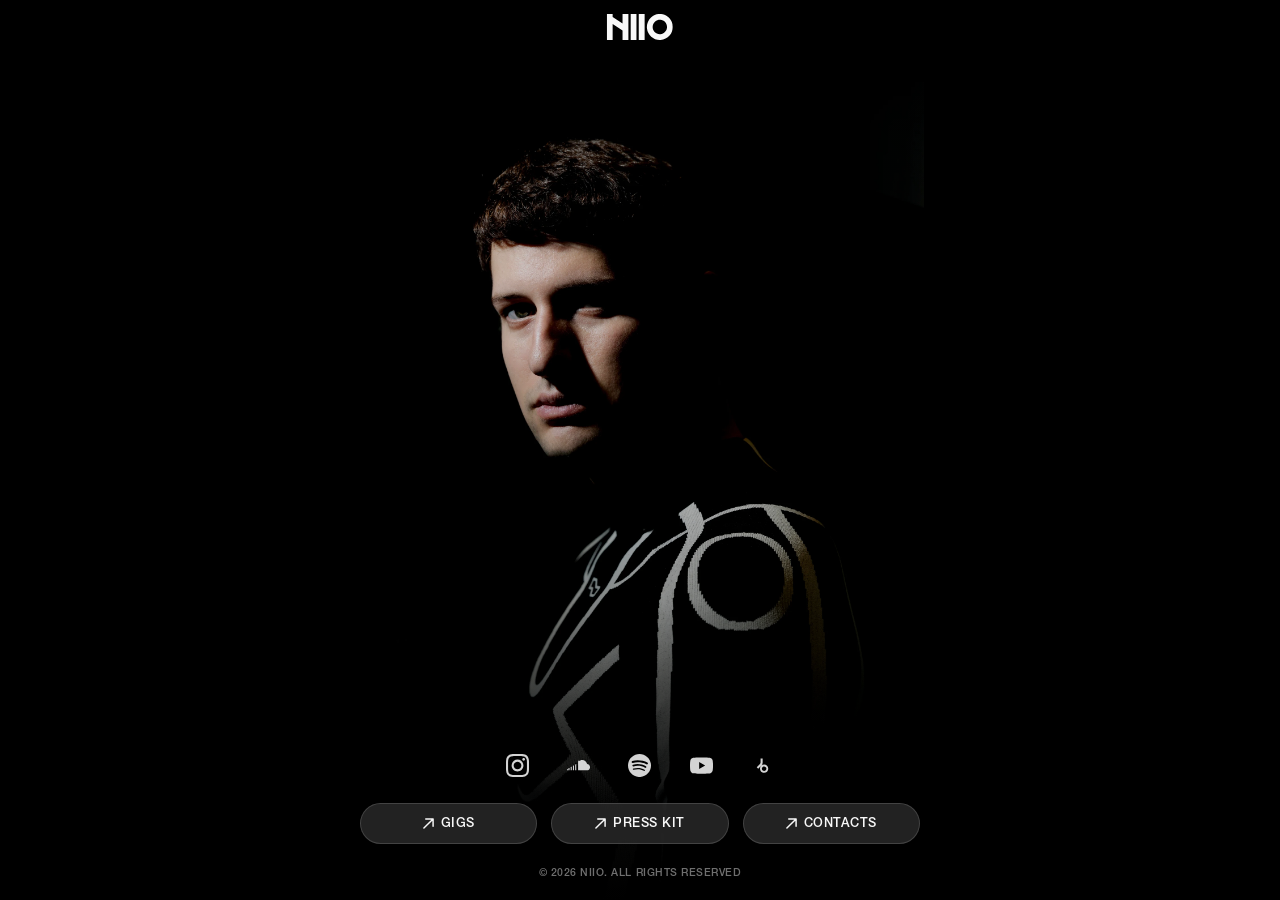
<file: index.html>
<!DOCTYPE html>
<html lang="en">
<head>
  <meta charset="UTF-8">
  <meta name="viewport" content="width=device-width, initial-scale=1.0, viewport-fit=cover">
  <title>NIIO — Official Website</title>
  <meta name="description" content="NIIO — DJ &amp; Music Producer based in Milan. Official gigs, releases, and bookings.">
  <meta property="og:title" content="NIIO — Official Website">
  <meta property="og:description" content="NIIO — DJ &amp; Music Producer based in Milan. Official gigs, releases, and bookings.">
  <meta property="og:image" content="https://virgitaramasco.github.io/niio/assets/preview.jpg?v=3">
  <meta property="og:image:secure_url" content="https://virgitaramasco.github.io/niio/assets/preview.jpg?v=3">
  <meta property="og:image:type" content="image/jpeg">
  <meta property="og:image:width" content="1200">
  <meta property="og:image:height" content="630">
  <meta property="og:type" content="website">
  <meta name="twitter:card" content="summary_large_image">
  <meta name="twitter:title" content="NIIO — Official Website">
  <meta name="twitter:description" content="NIIO — DJ &amp; Music Producer based in Milan. Official gigs, releases, and bookings.">
  <meta name="twitter:image" content="https://virgitaramasco.github.io/niio/assets/preview.jpg?v=3">
  <link rel="icon" type="image/svg+xml" href="./assets/favicon.svg?v=2">
  <link rel="icon" type="image/png" sizes="32x32" href="./assets/favicon-32x32.png?v=2">
  <link rel="icon" type="image/png" sizes="16x16" href="./assets/favicon-16x16.png?v=2">
  <link rel="apple-touch-icon" sizes="180x180" href="./assets/apple-touch-icon.png?v=2">
  <link rel="shortcut icon" href="./favicon.ico?v=2">

  <style>
    @font-face {
      font-family: 'Helvetica Neue Custom';
      src: url('./Helvetica-Neue-65-Medium.ttf') format('truetype');
      font-weight: 500 600;
      font-style: normal;
      font-display: swap;
    }

    :root {
      --bg: #000000;
      --text: #f8f8f8;
      --muted: rgba(248, 248, 248, 0.6);
      --pill-bg: rgba(68, 68, 68, 0.5);
      --pill-hover: rgba(255, 255, 255, 0.22);
      --border: rgba(255, 255, 255, 0.15);
      --pad: clamp(16px, 4vw, 48px);
    }

    * {
      box-sizing: border-box;
      margin: 0;
      padding: 0;
    }

    html, body {
      background: var(--bg);
      color: var(--text);
      font-family: 'Helvetica Neue Custom', -apple-system, BlinkMacSystemFont, "Segoe UI", Roboto, sans-serif;
      height: 100%;
      height: 100svh;
      width: 100%;
      overflow: hidden;
      -webkit-font-smoothing: antialiased;
      -moz-osx-font-smoothing: grayscale;
    }

    /* Main Fullscreen Landing Viewport */
    .landing {
      position: relative;
      width: 100%;
      height: 100%;
      height: 100svh;
      display: flex;
      flex-direction: column;
      justify-content: space-between;
      align-items: center;
      padding: 0 0 calc(clamp(14px, 2.2vh, 24px) + env(safe-area-inset-bottom));
      box-sizing: border-box;
      overflow: hidden;
    }

    /* Top Brand Header Bar (barretta nera dedicata, garantisce 0 sovrapposizioni sulla testa) */
    .landing-header {
      position: relative;
      z-index: 20;
      width: 100%;
      background: #000000;
      display: flex;
      flex-direction: column;
      align-items: center;
      justify-content: center;
      padding-top: max(env(safe-area-inset-top), 14px);
      padding-bottom: 12px;
      padding-left: var(--pad);
      padding-right: var(--pad);
      border: none !important;
      border-bottom: none !important;
      outline: none !important;
      box-shadow: none !important;
      box-sizing: border-box;
      flex-shrink: 0;
    }

    .logo-h {
      width: clamp(72px, 7vw, 90px);
      height: auto;
      max-height: clamp(22px, 3.2vh, 26px);
      fill: var(--text);
      display: block;
      filter: drop-shadow(0 2px 14px rgba(0, 0, 0, 0.95));
      transition: transform 0.2s ease, opacity 0.2s ease;
    }

    .logo-h:hover {
      transform: scale(1.03);
      opacity: 0.95;
    }

    /* Cinematic background photo occupying 100% vertical height below the header without horizontal stretch */
    .landing-bg {
      position: absolute;
      top: calc(var(--header-h, 57px) - 2px);
      left: 0;
      right: 0;
      bottom: 0;
      background-color: #000000;
      background-image: url('./assets/hero-bg.webp');
      background-position: center clamp(18px, 3.5vh, 36px);
      background-repeat: no-repeat;
      background-size: auto 100%;
      z-index: 1;
    }

    .landing-bg::after {
      content: "";
      position: absolute;
      inset: 0;
      background: 
        radial-gradient(circle at center 35%, rgba(0, 0, 0, 0.03) 15%, rgba(0, 0, 0, 0.45) 60%, #000000 100%),
        linear-gradient(to bottom, rgba(0, 0, 0, 0.3) 0%, rgba(0, 0, 0, 0.02) 20%, rgba(0, 0, 0, 0.15) 65%, rgba(0, 0, 0, 0.85) 90%, #000000 100%);
      pointer-events: none;
    }

    /* Foreground content layers in bottom area */
    .landing-bottom {
      position: relative;
      z-index: 10;
      width: 100%;
      display: flex;
      flex-direction: column;
      align-items: center;
      gap: clamp(14px, 2.2vh, 22px);
      padding-left: var(--pad);
      padding-right: var(--pad);
      margin-top: auto;
      box-sizing: border-box;
    }

    /* Social Links Grid */
    .socials {
      display: flex;
      align-items: center;
      justify-content: center;
      gap: clamp(16px, 2.5vw, 26px);
    }

    .social-link {
      display: inline-flex;
      align-items: center;
      justify-content: center;
      color: var(--text);
      opacity: 0.85;
      text-decoration: none;
      transition: opacity 0.2s ease, transform 0.2s ease;
      padding: 6px;
    }

    .social-link:hover {
      opacity: 1;
      transform: translateY(-2px);
    }

    .social-link svg {
      width: clamp(19px, 1.8vw, 24px);
      height: clamp(19px, 1.8vw, 24px);
      display: block;
      fill: currentColor;
    }

    /* Main Action Buttons (Gigs / Press Kit / Contacts) */
    .actions {
      display: flex;
      align-items: center;
      justify-content: center;
      gap: clamp(8px, 1.2vw, 14px);
      width: 100%;
      max-width: 560px;
    }

    .btn-action {
      flex: 1;
      display: inline-flex;
      align-items: center;
      justify-content: center;
      gap: 7px;
      padding: clamp(9px, 1.4vh, 13px) clamp(14px, 1.8vw, 24px);
      background: var(--pill-bg);
      backdrop-filter: blur(10px);
      -webkit-backdrop-filter: blur(10px);
      border: 1px solid var(--border);
      border-radius: 30px;
      color: var(--text);
      font-family: inherit;
      font-size: clamp(12px, 1vw, 14.5px);
      font-weight: 500;
      letter-spacing: 0.04em;
      text-transform: uppercase;
      text-decoration: none;
      cursor: pointer;
      transition: all 0.2s ease;
      white-space: nowrap;
      user-select: none;
    }

    .btn-action svg {
      width: 11px;
      height: 11px;
      display: block;
      stroke: currentColor;
      transition: transform 0.2s ease;
    }

    .btn-action:hover {
      background: var(--pill-hover);
      border-color: rgba(255, 255, 255, 0.35);
      color: #ffffff;
      transform: translateY(-1px);
    }

    .btn-action:hover svg {
      transform: translate(2px, -2px);
    }

    /* Footer Row */
    .landing-footer {
      width: 100%;
      max-width: 900px;
      display: flex;
      justify-content: center;
      align-items: center;
      font-size: clamp(10px, 0.85vw, 12px);
      color: var(--muted);
      letter-spacing: 0.02em;
      padding-top: 4px;
    }

    .landing-footer .copy {
      opacity: 0.75;
      text-transform: uppercase;
      font-size: 10.5px;
      letter-spacing: 0.05em;
    }

    /* Contacts Drawer Modal (Pawsa bookings drawer style) */
    .contacts-overlay {
      position: fixed;
      inset: 0;
      background: rgba(0, 0, 0, 0.85);
      backdrop-filter: blur(14px);
      -webkit-backdrop-filter: blur(14px);
      z-index: 100;
      display: flex;
      align-items: center;
      justify-content: center;
      padding: var(--pad);
      opacity: 0;
      pointer-events: none;
      transition: opacity 0.25s ease;
    }

    .contacts-overlay.active {
      opacity: 1;
      pointer-events: auto;
    }

    .contacts-card {
      position: relative;
      background: #000000;
      border: 1px solid var(--border);
      border-radius: 18px;
      width: 100%;
      max-width: 520px;
      padding: clamp(28px, 5vh, 44px) clamp(24px, 4vw, 40px);
      box-shadow: 0 20px 60px rgba(0, 0, 0, 0.9);
      transform: translateY(12px) scale(0.98);
      transition: transform 0.25s cubic-bezier(0.16, 1, 0.3, 1);
    }

    .contacts-overlay.active .contacts-card {
      transform: translateY(0) scale(1);
    }

    .contacts-header {
      display: flex;
      justify-content: space-between;
      align-items: center;
      border-bottom: 1px solid var(--border);
      padding-bottom: 18px;
      margin-bottom: 24px;
    }

    .contacts-title {
      font-size: clamp(20px, 2.5vw, 28px);
      font-weight: 500;
      letter-spacing: -0.02em;
      text-transform: uppercase;
    }

    .close-btn {
      background: rgba(255, 255, 255, 0.1);
      border: 1px solid var(--border);
      color: var(--text);
      width: 36px;
      height: 36px;
      border-radius: 50%;
      display: flex;
      align-items: center;
      justify-content: center;
      cursor: pointer;
      font-size: 16px;
      line-height: 1;
      transition: all 0.2s ease;
    }

    .close-btn:hover {
      background: rgba(255, 255, 255, 0.25);
      transform: scale(1.05);
    }

    .contacts-list {
      display: flex;
      flex-direction: column;
      gap: 20px;
    }

    .contact-row {
      display: flex;
      flex-direction: column;
      gap: 4px;
    }

    .contact-tag {
      font-size: 12px;
      text-transform: uppercase;
      letter-spacing: 0.08em;
      color: var(--muted);
      font-weight: 500;
    }

    .contact-email {
      font-size: clamp(17px, 2.2vw, 22px);
      font-weight: 500;
      color: var(--text);
      text-decoration: none;
      letter-spacing: -0.02em;
      display: inline-flex;
      align-items: center;
      gap: 8px;
      transition: color 0.15s ease;
      word-break: break-all;
    }

    .contact-email:hover {
      color: #ffffff;
      text-decoration: underline;
    }

    /* Mobile specific tweaks */
    @media (max-width: 600px) {
      .landing-bg {
        top: 0;
        background-image: url('./assets/hero-bg-mobile.webp');
        background-size: auto 108%;
        background-position: center top;
      }

      .logo-h {
        width: clamp(68px, 15vw, 84px);
        max-height: 24px;
      }

      .actions {
        flex-direction: column;
        width: 100%;
        max-width: 320px;
        gap: 10px;
      }

      .btn-action {
        width: 100%;
        padding: 12px 20px;
      }

      .landing-footer {
        flex-direction: column;
        gap: 6px;
        text-align: center;
      }
    }
  </style>
</head>
<body>

  <!-- SVG Symbols Definition (Official NIIO Vector Brand Logo) -->
  <svg xmlns="http://www.w3.org/2000/svg" style="display:none">
    <!-- Horizontal Logo Symbol (N, I, I, O) -->
    <symbol id="h" viewBox="0 0 574.14 226.1">
      <polygon points="188.01 225.74 137.03 225.99 137.02 142.48 51.03 86.85 50.97 226.1 .01 225.93 0 .32 50.85 .07 51.11 26.87 136.92 82.31 137.12 .03 188.01 .03 188.01 225.74"/>
      <path d="M468.45,225.58c-59.24,4.14-112.16-39.9-119.01-99.81-4.25-37.2,9.56-71.94,37.32-97.03,17.83-16.12,40.16-25.4,64.22-27.97l20.81.03c41.81,3.93,77.14,30.82,92.88,67.15,17.77,41.03,9.97,87.23-18.76,119.64-20.21,22.79-47.11,35.87-77.46,37.99ZM413.91,153.51c13.57,15.68,31.82,22.95,52.27,21.62,32.81-2.14,58.02-30.05,57.72-62.57-.29-32.02-25.2-59.48-57.72-61.52-17.18-1.08-32.72,3.79-45.41,14.7-26.01,22.37-29.61,61.49-6.86,87.77Z"/>
      <polygon points="329.03 225.86 278 226.09 278.01 .12 328.97 0 329.03 225.86"/>
      <polygon points="258.01 225.96 208 226.06 208 .03 258.01 .03 258.01 225.96"/>
    </symbol>

    <!-- Vertical Logo Symbol (O, I, I, N top-to-bottom) -->
    <symbol id="o" viewBox="0 0 226.1 574.14">
      <g transform="translate(0 574.14) rotate(-90)">
        <polygon points="188.01 225.74 137.03 225.99 137.02 142.48 51.03 86.85 50.97 226.1 .01 225.93 0 .32 50.85 .07 51.11 26.87 136.92 82.31 137.12 .03 188.01 .03 188.01 225.74"/>
        <path d="M468.45,225.58c-59.24,4.14-112.16-39.9-119.01-99.81-4.25-37.2,9.56-71.94,37.32-97.03,17.83-16.12,40.16-25.4,64.22-27.97l20.81.03c41.81,3.93,77.14,30.82,92.88,67.15,17.77,41.03,9.97,87.23-18.76,119.64-20.21,22.79-47.11,35.87-77.46,37.99ZM413.91,153.51c13.57,15.68,31.82,22.95,52.27,21.62,32.81-2.14,58.02-30.05,57.72-62.57-.29-32.02-25.2-59.48-57.72-61.52-17.18-1.08-32.72,3.79-45.41,14.7-26.01,22.37-29.61,61.49-6.86,87.77Z"/>
        <polygon points="329.03 225.86 278 226.09 278.01 .12 328.97 0 329.03 225.86"/>
        <polygon points="258.01 225.96 208 226.06 208 .03 258.01 .03 258.01 225.96"/>
      </g>
    </symbol>
  </svg>

  <main class="landing">
    <!-- Atmospheric Background Image (occupies vertical height, does not fill horizontally) -->
    <div class="landing-bg" aria-hidden="true"></div>

    <!-- Header with NIIO Brand Logo (posizionato in alto nello spazio nero, compatto e non sopra l'immagine) -->
    <header class="landing-header">
      <svg class="logo-h" viewBox="0 0 574.14 226.1" role="img" aria-label="NIIO Logo">
        <use href="#h"/>
      </svg>
    </header>

    <!-- Bottom Interactive Controls -->
    <section class="landing-bottom">
      <!-- Social Media Links -->
      <nav class="socials" aria-label="Social media">
        <!-- Instagram -->
        <a class="social-link" href="https://www.instagram.com/niio_ofc?stkn=aWNjYjd6dDR3Ym1q&utm_source=qr" target="_blank" rel="noopener noreferrer" title="Instagram">
          <svg viewBox="0 0 24 24" role="img" aria-label="Instagram">
            <path d="M12 2.163c3.204 0 3.584.012 4.85.07 3.252.148 4.771 1.691 4.919 4.919.058 1.265.069 1.645.069 4.849 0 3.205-.012 3.584-.069 4.849-.149 3.225-1.664 4.771-4.919 4.919-1.266.058-1.644.07-4.85.07-3.204 0-3.584-.012-4.849-.07-3.26-.149-4.771-1.699-4.919-4.92-.058-1.265-.07-1.644-.07-4.849 0-3.204.013-3.583.07-4.849.149-3.227 1.664-4.771 4.919-4.919 1.266-.057 1.645-.069 4.849-.069zm0-2.163c-3.259 0-3.667.014-4.947.072-4.358.2-6.78 2.618-6.98 6.98-.059 1.281-.073 1.689-.073 4.948 0 3.259.014 3.668.072 4.948.2 4.358 2.618 6.78 6.98 6.98 1.281.058 1.689.072 4.948.072 3.259 0 3.668-.014 4.948-.072 4.354-.2 6.782-2.618 6.979-6.98.059-1.28.073-1.689.073-4.948 0-3.259-.014-3.667-.072-4.947-.196-4.354-2.617-6.78-6.979-6.98-1.281-.059-1.69-.073-4.949-.073zm0 5.838c-3.403 0-6.162 2.759-6.162 6.162s2.759 6.163 6.162 6.163 6.162-2.759 6.162-6.163c0-3.403-2.759-6.162-6.162-6.162zm0 10.162c-2.209 0-4-1.79-4-4 0-2.209 1.791-4 4-4s4 1.791 4 4c0 2.21-1.791 4-4 4zm6.406-11.845c-.796 0-1.441.645-1.441 1.44s.645 1.44 1.441 1.44c.795 0 1.439-.645 1.439-1.44s-.644-1.44-1.439-1.44z"/>
          </svg>
        </a>

        <!-- SoundCloud -->
        <a class="social-link" href="https://on.soundcloud.com/PMtND7cYWfORM39HQS" target="_blank" rel="noopener noreferrer" title="SoundCloud">
          <svg viewBox="0 0 24 24" role="img" aria-label="SoundCloud">
            <path d="M11.56 8.87V17h9.19c1.8 0 3.25-1.46 3.25-3.25 0-1.76-1.38-3.19-3.13-3.25-.33-2.45-2.43-4.35-4.97-4.35-1.39 0-2.67.57-3.59 1.49-.3-.5-.48-1.07-.75-1.77zm-1.88 1.41V17H8.5V11.2c.4-.3.79-.6 1.18-.92zm-2.35 1.47V17H6.15v-4.5c.39-.24.78-.5 1.18-.75zm-2.35 1.05V17H3.8v-3.42c.4-.15.79-.32 1.18-.51zm-2.35 1.05V17H1.45v-2.18c.4-.04.79-.1 1.18-.17zm-1.45.6V17H0v-1.1c.39.02.77.03 1.18.05z"/>
          </svg>
        </a>

        <!-- Spotify -->
        <a class="social-link" href="https://open.spotify.com/artist/5abI9YJ9DiEwynZQXOThxg?si=rlxTHYZyQ2us2IaL9kYCGQ&utm_source=copy-link" target="_blank" rel="noopener noreferrer" title="Spotify">
          <svg viewBox="0 0 24 24" role="img" aria-label="Spotify">
            <path d="M12 0C5.373 0 0 5.373 0 12s5.373 12 12 12 12-5.373 12-12S18.627 0 12 0zm5.521 17.34c-.24.359-.66.48-1.021.24-2.82-1.74-6.36-2.101-10.561-1.141-.418.122-.779-.179-.899-.539-.12-.421.18-.78.54-.9 4.56-1.021 8.52-.6 11.64 1.32.42.18.48.66.301 1.02zm1.44-3.3c-.301.42-.841.6-1.262.3-3.239-1.98-8.159-2.58-11.939-1.38-.479.12-1.02-.12-1.14-.6-.12-.48.12-1.021.6-1.141C9.6 9.9 15 10.561 18.72 12.84c.361.181.54.78.241 1.2zm.12-3.36C15.24 8.4 8.82 8.16 5.16 9.301c-.6.179-1.2-.181-1.38-.721-.18-.601.18-1.2.72-1.381 4.26-1.26 11.28-1.02 15.721 1.621.539.3.719 1.02.419 1.56-.299.421-1.02.599-1.559.3z"/>
          </svg>
        </a>

        <!-- YouTube -->
        <a class="social-link" href="https://youtube.com/@niio_ofc?si=_rtDuosgiNV3RCqA" target="_blank" rel="noopener noreferrer" title="YouTube">
          <svg viewBox="0 0 24 24" role="img" aria-label="YouTube">
            <path d="M23.498 6.186a3.016 3.016 0 0 0-2.122-2.136C19.505 3.545 12 3.545 12 3.545s-7.505 0-9.377.505A3.017 3.017 0 0 0 .502 6.186C0 8.07 0 12 0 12s0 3.93.502 5.814a3.016 3.016 0 0 0 2.122 2.136c1.871.505 9.376.505 9.376.505s7.505 0 9.377-.505a3.015 3.015 0 0 0 2.122-2.136C24 15.93 24 12 24 12s0-3.93-.502-5.814zM9.545 15.568V8.432L15.818 12l-6.273 3.568z"/>
          </svg>
        </a>

        <!-- Beatport -->
        <a class="social-link" href="https://www.beatport.com/artist/niio/1104947" target="_blank" rel="noopener noreferrer" title="Beatport">
          <svg viewBox="0 0 1036 1200" role="img" aria-label="Beatport">
            <path d="M817.7,763.3c0,120-95.8,217-217,217c-120,0-215.8-94.6-215.8-217c0-57.6,21.8-108.5,56.4-146.7L294.6,763.3l-77-77 l165.5-163.7c22.4-22.4,33.9-51.5,33.9-83.6V233.6h108.5V439c0,63-22.4,116.4-66.1,160l-4.9,4.8c38.2-35.2,90.3-56.4,146.1-56.4 C723.8,547.5,817.7,645.1,817.7,763.3z M719.5,763.3c0-64.3-53.3-116.4-118.8-116.4c-66.1,0-117.6,54.6-117.6,116.4 c0,63.6,52.1,117.6,117.6,117.6C668.6,880.9,719.5,825.8,719.5,763.3z"/>
          </svg>
        </a>
      </nav>

      <!-- Main Action Buttons -->
      <div class="actions">
        <!-- Gigs Button -->
        <a class="btn-action" href="gigs.html" title="Upcoming Gigs">
          <svg viewBox="0 0 12 12" fill="none" xmlns="http://www.w3.org/2000/svg">
            <path d="M1 11L11 1M11 1H3M11 1V9" stroke-width="1.6" stroke-linecap="round" stroke-linejoin="round"/>
          </svg>
          <span>Gigs</span>
        </a>

        <!-- Press Kit Button -->
        <a class="btn-action" href="./assets/NIIO-PRESSKIT.pdf" target="_blank" rel="noopener noreferrer" title="Press Kit &amp; Biography">
          <svg viewBox="0 0 12 12" fill="none" xmlns="http://www.w3.org/2000/svg">
            <path d="M1 11L11 1M11 1H3M11 1V9" stroke-width="1.6" stroke-linecap="round" stroke-linejoin="round"/>
          </svg>
          <span>Press Kit</span>
        </a>

        <!-- Contacts Button (Opens Contacts Drawer/Modal) -->
        <button class="btn-action" id="open-contacts-btn" type="button" aria-haspopup="dialog" aria-expanded="false" title="Contact and Booking Details">
          <svg viewBox="0 0 12 12" fill="none" xmlns="http://www.w3.org/2000/svg">
            <path d="M1 11L11 1M11 1H3M11 1V9" stroke-width="1.6" stroke-linecap="round" stroke-linejoin="round"/>
          </svg>
          <span>Contacts</span>
        </button>
      </div>

      <!-- Bottom Copyright -->
      <footer class="landing-footer">
        <span class="copy">&copy; <span id="year">2026</span> NIIO. ALL RIGHTS RESERVED</span>
      </footer>
    </section>
  </main>

  <!-- Contacts Modal / Overlay (Pawsa Bookings Drawer Style) -->
  <div class="contacts-overlay" id="contacts-modal" role="dialog" aria-modal="true" aria-labelledby="contacts-title" aria-hidden="true">
    <div class="contacts-card">
      <div class="contacts-header">
        <h2 class="contacts-title" id="contacts-title">Contacts</h2>
        <button class="close-btn" id="close-contacts-btn" type="button" aria-label="Close contacts">✕</button>
      </div>

      <div class="contacts-list">
        <div class="contact-row">
          <span class="contact-tag">Promos</span>
          <a class="contact-email" href="mailto:niiooofc@gmail.com">niiooofc@gmail.com</a>
        </div>

        <div class="contact-row">
          <span class="contact-tag">Bookings</span>
          <a class="contact-email" href="mailto:bookings@niioofc.com">bookings@niioofc.com</a>
        </div>
      </div>
    </div>
  </div>

  <script>
    (function() {
      // Dynamic year
      document.getElementById('year').textContent = new Date().getFullYear();

      // Modal handling
      var openBtn = document.getElementById('open-contacts-btn');
      var closeBtn = document.getElementById('close-contacts-btn');
      var modal = document.getElementById('contacts-modal');

      function openModal() {
        modal.classList.add('active');
        modal.setAttribute('aria-hidden', 'false');
        openBtn.setAttribute('aria-expanded', 'true');
        closeBtn.focus();
      }

      function closeModal() {
        modal.classList.remove('active');
        modal.setAttribute('aria-hidden', 'true');
        openBtn.setAttribute('aria-expanded', 'false');
        openBtn.focus();
      }

      openBtn.addEventListener('click', openModal);
      closeBtn.addEventListener('click', closeModal);

      // Close on backdrop click
      modal.addEventListener('click', function(e) {
        if (e.target === modal) {
          closeModal();
        }
      });

      // Close on Escape key
      document.addEventListener('keydown', function(e) {
        if (e.key === 'Escape' && modal.classList.contains('active')) {
          closeModal();
        }
      });
      // Dynamic header height measurement for pixel-perfect background placement
      function updateHeaderHeight() {
        var header = document.querySelector('.landing-header');
        if (header) {
          document.documentElement.style.setProperty('--header-h', header.offsetHeight + 'px');
        }
      }
      window.addEventListener('resize', updateHeaderHeight);
      window.addEventListener('orientationchange', updateHeaderHeight);
      updateHeaderHeight();
    })();
  </script>
</body>
</html>
</file>
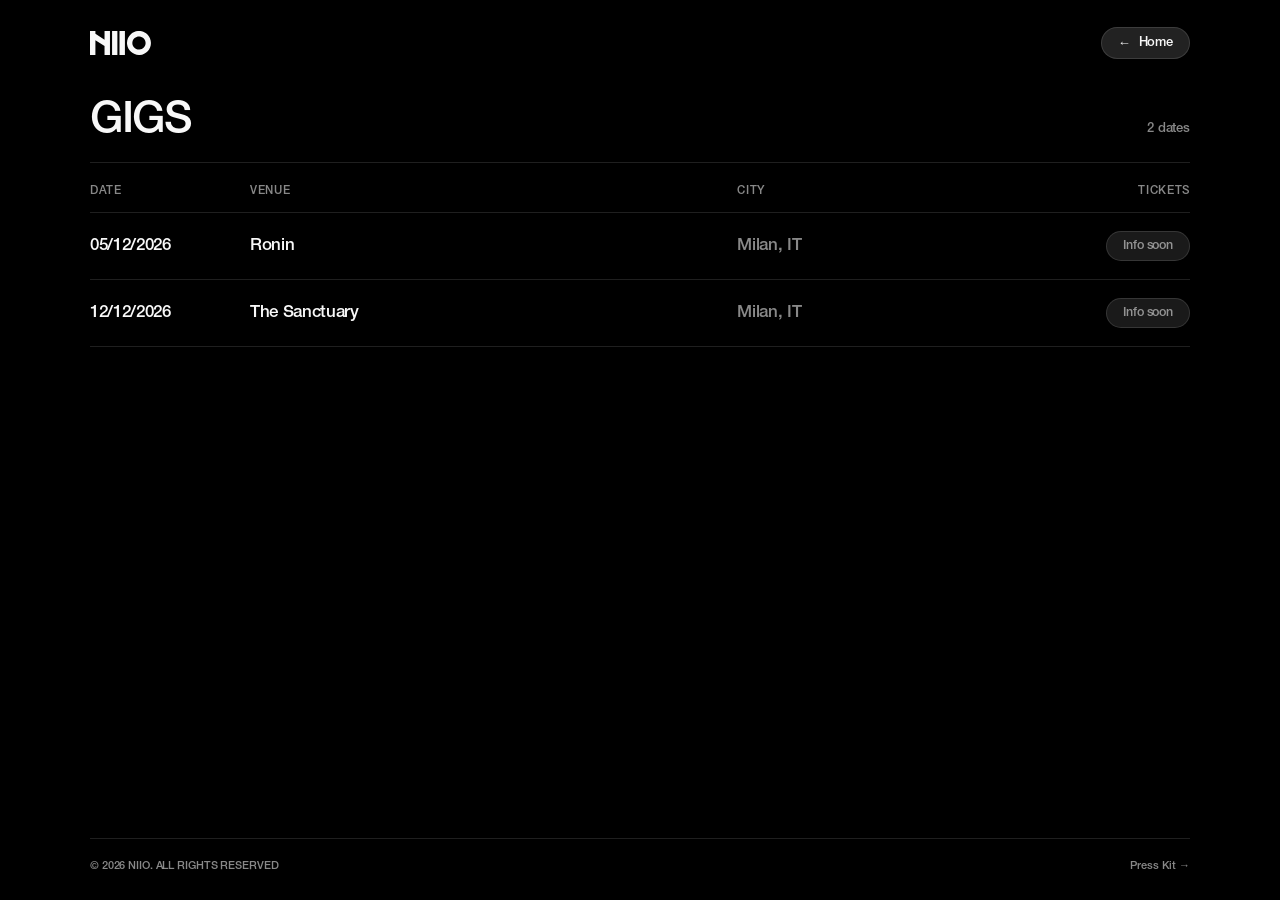
<file: gigs.html>
<!DOCTYPE html>
<html lang="en">
<head>
  <meta charset="UTF-8">
  <meta name="viewport" content="width=device-width, initial-scale=1.0, viewport-fit=cover">
  <title>GIGS — NIIO</title>
  <meta name="description" content="NIIO — DJ &amp; Music Producer based in Milan. Official gigs, releases, and bookings.">
  <meta property="og:title" content="GIGS — NIIO">
  <meta property="og:description" content="NIIO — DJ &amp; Music Producer based in Milan. Official gigs, releases, and bookings.">
  <meta property="og:image" content="https://virgitaramasco.github.io/niio/assets/preview.jpg?v=3">
  <meta property="og:type" content="website">
  <meta name="twitter:card" content="summary_large_image">
  <meta name="twitter:image" content="https://virgitaramasco.github.io/niio/assets/preview.jpg?v=3">
  <link rel="icon" type="image/svg+xml" href="./assets/favicon.svg?v=2">
  <link rel="icon" type="image/png" sizes="32x32" href="./assets/favicon-32x32.png?v=2">
  <link rel="icon" type="image/png" sizes="16x16" href="./assets/favicon-16x16.png?v=2">
  <link rel="apple-touch-icon" sizes="180x180" href="./assets/apple-touch-icon.png?v=2">
  <link rel="shortcut icon" href="./favicon.ico?v=2">
  <style>
    @font-face {
      font-family: 'Helvetica Neue Custom';
      src: url('./Helvetica-Neue-65-Medium.ttf') format('truetype');
      font-weight: 500 600;
      font-style: normal;
      font-display: swap;
    }

    :root {
      --bg: #000000;
      --text: #f8f8f8;
      --muted: rgba(248, 248, 248, 0.55);
      --border: rgba(255, 255, 255, 0.12);
      --hover-bg: rgba(255, 255, 255, 0.06);
      --pill-bg: rgba(68, 68, 68, 0.5);
      --pad: clamp(18px, 4vw, 48px);
    }

    * {
      box-sizing: border-box;
      margin: 0;
      padding: 0;
    }

    html, body {
      background: var(--bg);
      color: var(--text);
      font-family: 'Helvetica Neue Custom', -apple-system, BlinkMacSystemFont, "Segoe UI", Roboto, sans-serif;
      min-height: 100vh;
      min-height: 100svh;
      -webkit-font-smoothing: antialiased;
      -moz-osx-font-smoothing: grayscale;
    }

    body {
      display: flex;
      flex-direction: column;
      justify-content: space-between;
      padding: clamp(20px, 3vh, 36px) var(--pad) clamp(20px, 3vh, 32px);
    }

    /* Top Bar */
    header {
      display: flex;
      justify-content: space-between;
      align-items: center;
      width: 100%;
      max-width: 1100px;
      margin: 0 auto 36px;
    }

    .brand-link {
      display: inline-flex;
      align-items: center;
      text-decoration: none;
      color: var(--text);
      transition: opacity 0.2s;
    }

    .brand-link:hover {
      opacity: 0.7;
    }

    .logo-h {
      height: 24px;
      width: auto;
      fill: currentColor;
      display: block;
    }

    .back-btn {
      display: inline-flex;
      align-items: center;
      gap: 8px;
      text-decoration: none;
      color: var(--text);
      font-size: 13px;
      font-weight: 500;
      letter-spacing: -0.01em;
      padding: 7px 16px;
      border-radius: 20px;
      background: var(--pill-bg);
      backdrop-filter: blur(8px);
      -webkit-backdrop-filter: blur(8px);
      border: 1px solid var(--border);
      transition: all 0.2s ease;
    }

    .back-btn:hover {
      background: rgba(255, 255, 255, 0.2);
      border-color: rgba(255, 255, 255, 0.3);
    }

    /* Main Container */
    main {
      width: 100%;
      max-width: 1100px;
      margin: 0 auto;
      flex: 1;
    }

    .title-row {
      display: flex;
      align-items: baseline;
      justify-content: space-between;
      border-bottom: 1px solid var(--border);
      padding-bottom: 16px;
      margin-bottom: 8px;
    }

    h1 {
      font-size: clamp(28px, 4vw, 44px);
      font-weight: 500;
      letter-spacing: -0.03em;
      text-transform: uppercase;
    }

    .gig-count {
      font-size: 13px;
      color: var(--muted);
      letter-spacing: -0.01em;
    }

    /* Table Styles */
    .gigs-table {
      width: 100%;
      border-collapse: collapse;
      margin-top: 8px;
    }

    .gigs-table thead th {
      text-align: left;
      font-size: 11.5px;
      font-weight: 500;
      letter-spacing: 0.06em;
      text-transform: uppercase;
      color: var(--muted);
      padding: 14px 16px 14px 0;
      border-bottom: 1px solid var(--border);
    }

    .gigs-table thead th.th-tickets {
      text-align: right;
      padding-right: 0;
    }

    .gig-row {
      border-bottom: 1px solid var(--border);
      transition: background-color 0.15s ease;
    }

    .gig-row:hover {
      background-color: var(--hover-bg);
    }

    .gig-cell {
      padding: 18px 16px 18px 0;
      font-size: clamp(14px, 1.35vw, 17px);
      letter-spacing: -0.02em;
      vertical-align: middle;
    }

    .gig-date {
      font-weight: 600;
      white-space: nowrap;
      width: 160px;
    }

    .gig-venue {
      font-weight: 500;
    }

    .gig-city {
      color: var(--muted);
      font-weight: 400;
    }

    .gig-actions {
      text-align: right;
      padding-right: 0;
      white-space: nowrap;
      width: 140px;
    }

    .ticket-btn {
      display: inline-flex;
      align-items: center;
      justify-content: center;
      gap: 6px;
      background: var(--text);
      color: #000;
      text-decoration: none;
      font-size: 12.5px;
      font-weight: 600;
      letter-spacing: -0.01em;
      padding: 7px 16px;
      border-radius: 20px;
      transition: all 0.2s ease;
    }

    .ticket-btn:hover {
      background: #ffffff;
      transform: translateY(-1px);
    }

    .ticket-btn.disabled {
      background: rgba(255, 255, 255, 0.1);
      color: var(--muted);
      pointer-events: none;
      border: 1px solid var(--border);
    }

    .ticket-btn.sold-out {
      background: transparent;
      color: #ff5555;
      border: 1px solid rgba(255, 85, 85, 0.4);
      pointer-events: none;
    }

    /* Empty state */
    .empty-state {
      padding: 64px 0;
      text-align: center;
      color: var(--muted);
      font-size: 16px;
      letter-spacing: -0.02em;
    }

    /* Footer */
    footer {
      width: 100%;
      max-width: 1100px;
      margin: 48px auto 0;
      padding-top: 20px;
      border-top: 1px solid var(--border);
      display: flex;
      justify-content: space-between;
      align-items: center;
      font-size: 11px;
      color: var(--muted);
      letter-spacing: -0.01em;
    }

    footer a {
      color: var(--muted);
      text-decoration: none;
      transition: color 0.2s;
    }

    footer a:hover {
      color: var(--text);
    }

    /* Mobile Responsive */
    @media (max-width: 680px) {
      .gigs-table thead {
        display: none;
      }

      .gigs-table, .gigs-table tbody, .gig-row {
        display: block;
        width: 100%;
      }

      .gig-row {
        padding: 16px 0;
      }

      .gig-cell {
        display: block;
        padding: 4px 0;
        width: 100%;
      }

      .gig-date {
        font-size: 13px;
        color: var(--muted);
        text-transform: uppercase;
        letter-spacing: 0.04em;
        margin-bottom: 2px;
      }

      .gig-venue {
        font-size: 17px;
        font-weight: 600;
        margin-bottom: 2px;
      }

      .gig-city {
        font-size: 14px;
        margin-bottom: 12px;
      }

      .gig-actions {
        text-align: left;
        padding-top: 4px;
        width: 100%;
      }

      .ticket-btn {
        width: 100%;
        padding: 9px 0;
      }

      footer {
        flex-direction: column;
        gap: 8px;
        text-align: center;
      }
    }
  </style>
</head>
<body>

  <!-- SVG Symbols Definition (Official NIIO Vector Brand Logo) -->
  <svg xmlns="http://www.w3.org/2000/svg" style="display:none">
    <symbol id="h" viewBox="0 0 574.14 226.1">
      <polygon points="188.01 225.74 137.03 225.99 137.02 142.48 51.03 86.85 50.97 226.1 .01 225.93 0 .32 50.85 .07 51.11 26.87 136.92 82.31 137.12 .03 188.01 .03 188.01 225.74"/>
      <path d="M468.45,225.58c-59.24,4.14-112.16-39.9-119.01-99.81-4.25-37.2,9.56-71.94,37.32-97.03,17.83-16.12,40.16-25.4,64.22-27.97l20.81.03c41.81,3.93,77.14,30.82,92.88,67.15,17.77,41.03,9.97,87.23-18.76,119.64-20.21,22.79-47.11,35.87-77.46,37.99ZM413.91,153.51c13.57,15.68,31.82,22.95,52.27,21.62,32.81-2.14,58.02-30.05,57.72-62.57-.29-32.02-25.2-59.48-57.72-61.52-17.18-1.08-32.72,3.79-45.41,14.7-26.01,22.37-29.61,61.49-6.86,87.77Z"/>
      <polygon points="329.03 225.86 278 226.09 278.01 .12 328.97 0 329.03 225.86"/>
      <polygon points="258.01 225.96 208 226.06 208 .03 258.01 .03 258.01 225.96"/>
    </symbol>
  </svg>

  <header>
    <a href="index.html" class="brand-link" title="NIIO — Home">
      <svg class="logo-h" viewBox="0 0 574.14 226.1" role="img" aria-label="NIIO Logo">
        <use href="#h"/>
      </svg>
    </a>
    <a href="index.html" class="back-btn" title="Return to Home">
      <span>←</span>
      <span>Home</span>
    </a>
  </header>

  <main>
    <div class="title-row">
      <h1>Gigs</h1>
      <span class="gig-count" id="gig-count">Upcoming Dates</span>
    </div>

    <table class="gigs-table" id="gigs-table" aria-label="NIIO Upcoming Gigs">
      <thead>
        <tr>
          <th>Date</th>
          <th>Venue</th>
          <th>City</th>
          <th class="th-tickets">Tickets</th>
        </tr>
      </thead>
      <tbody id="gigs-body">
        <!-- Rendered dynamically from gigs-data.js -->
      </tbody>
    </table>

    <div class="empty-state" id="empty-state" style="display: none;">
      No upcoming tour dates announced yet.<br>Check back soon or follow on <a href="https://www.instagram.com/niio_ofc/" target="_blank" rel="noopener noreferrer" style="color: var(--text); text-decoration: underline;">Instagram</a> for announcements.
    </div>
  </main>

  <footer>
    <span>&copy; <span id="year">2026</span> NIIO. ALL RIGHTS RESERVED</span>
    <a href="./assets/NIIO-PRESSKIT.pdf" target="_blank" rel="noopener noreferrer">Press Kit &rarr;</a>
  </footer>

  <!-- Load editable dates list -->
  <script src="gigs-data.js"></script>
  <script>
    (function() {
      // Dynamic year
      document.getElementById('year').textContent = new Date().getFullYear();

      function isPastDate(dateStr) {
        if (!dateStr) return false;
        var parts = dateStr.split('/');
        if (parts.length === 3) {
          var day = parseInt(parts[0], 10);
          var month = parseInt(parts[1], 10) - 1;
          var year = parseInt(parts[2], 10);
          var eventEnd = new Date(year, month, day, 23, 59, 59);
          return eventEnd < new Date();
        }
        return false;
      }

      const rawGigs = window.NIIO_GIGS || [];
      const gigs = rawGigs.filter(function(g) {
        return !isPastDate(g.date);
      });
      const tbody = document.getElementById('gigs-body');
      const emptyState = document.getElementById('empty-state');
      const table = document.getElementById('gigs-table');
      const countEl = document.getElementById('gig-count');

      if (!gigs || gigs.length === 0) {
        table.style.display = 'none';
        emptyState.style.display = 'block';
        countEl.textContent = '0 dates';
        return;
      }

      countEl.textContent = gigs.length === 1 ? '1 date' : gigs.length + ' dates';

      gigs.forEach(function(gig) {
        var tr = document.createElement('tr');
        tr.className = 'gig-row';

        var status = (gig.status || 'Tickets').trim();
        var hasValidUrl = gig.ticketUrl && gig.ticketUrl !== '#' && gig.ticketUrl.trim() !== '';

        var btnClass = 'ticket-btn';
        var btnHref = hasValidUrl ? gig.ticketUrl : '#';
        var btnAttr = hasValidUrl ? 'target="_blank" rel="noopener noreferrer"' : '';

        if (status.toLowerCase() === 'sold out' || status.toLowerCase() === 'sold-out') {
          btnClass += ' sold-out';
        } else if (!hasValidUrl && status.toLowerCase() === 'tickets') {
          btnClass += ' disabled';
          status = 'Info soon';
        }

        tr.innerHTML = 
          '<td class="gig-cell gig-date">' + (gig.date || '') + '</td>' +
          '<td class="gig-cell gig-venue">' + (gig.venue || '') + '</td>' +
          '<td class="gig-cell gig-city">' + (gig.city || '') + '</td>' +
          '<td class="gig-cell gig-actions">' +
            '<a class="' + btnClass + '" href="' + btnHref + '" ' + btnAttr + '>' +
              '<span>' + status + '</span>' +
              (hasValidUrl ? '<svg width="10" height="10" viewBox="0 0 10 10" fill="none" xmlns="http://www.w3.org/2000/svg"><path d="M1 9L9 1M9 1H3M9 1V7" stroke="currentColor" stroke-width="1.5" stroke-linecap="round" stroke-linejoin="round"/></svg>' : '') +
            '</a>' +
          '</td>';

        tbody.appendChild(tr);
      });
    })();
  </script>
</body>
</html>
</file>
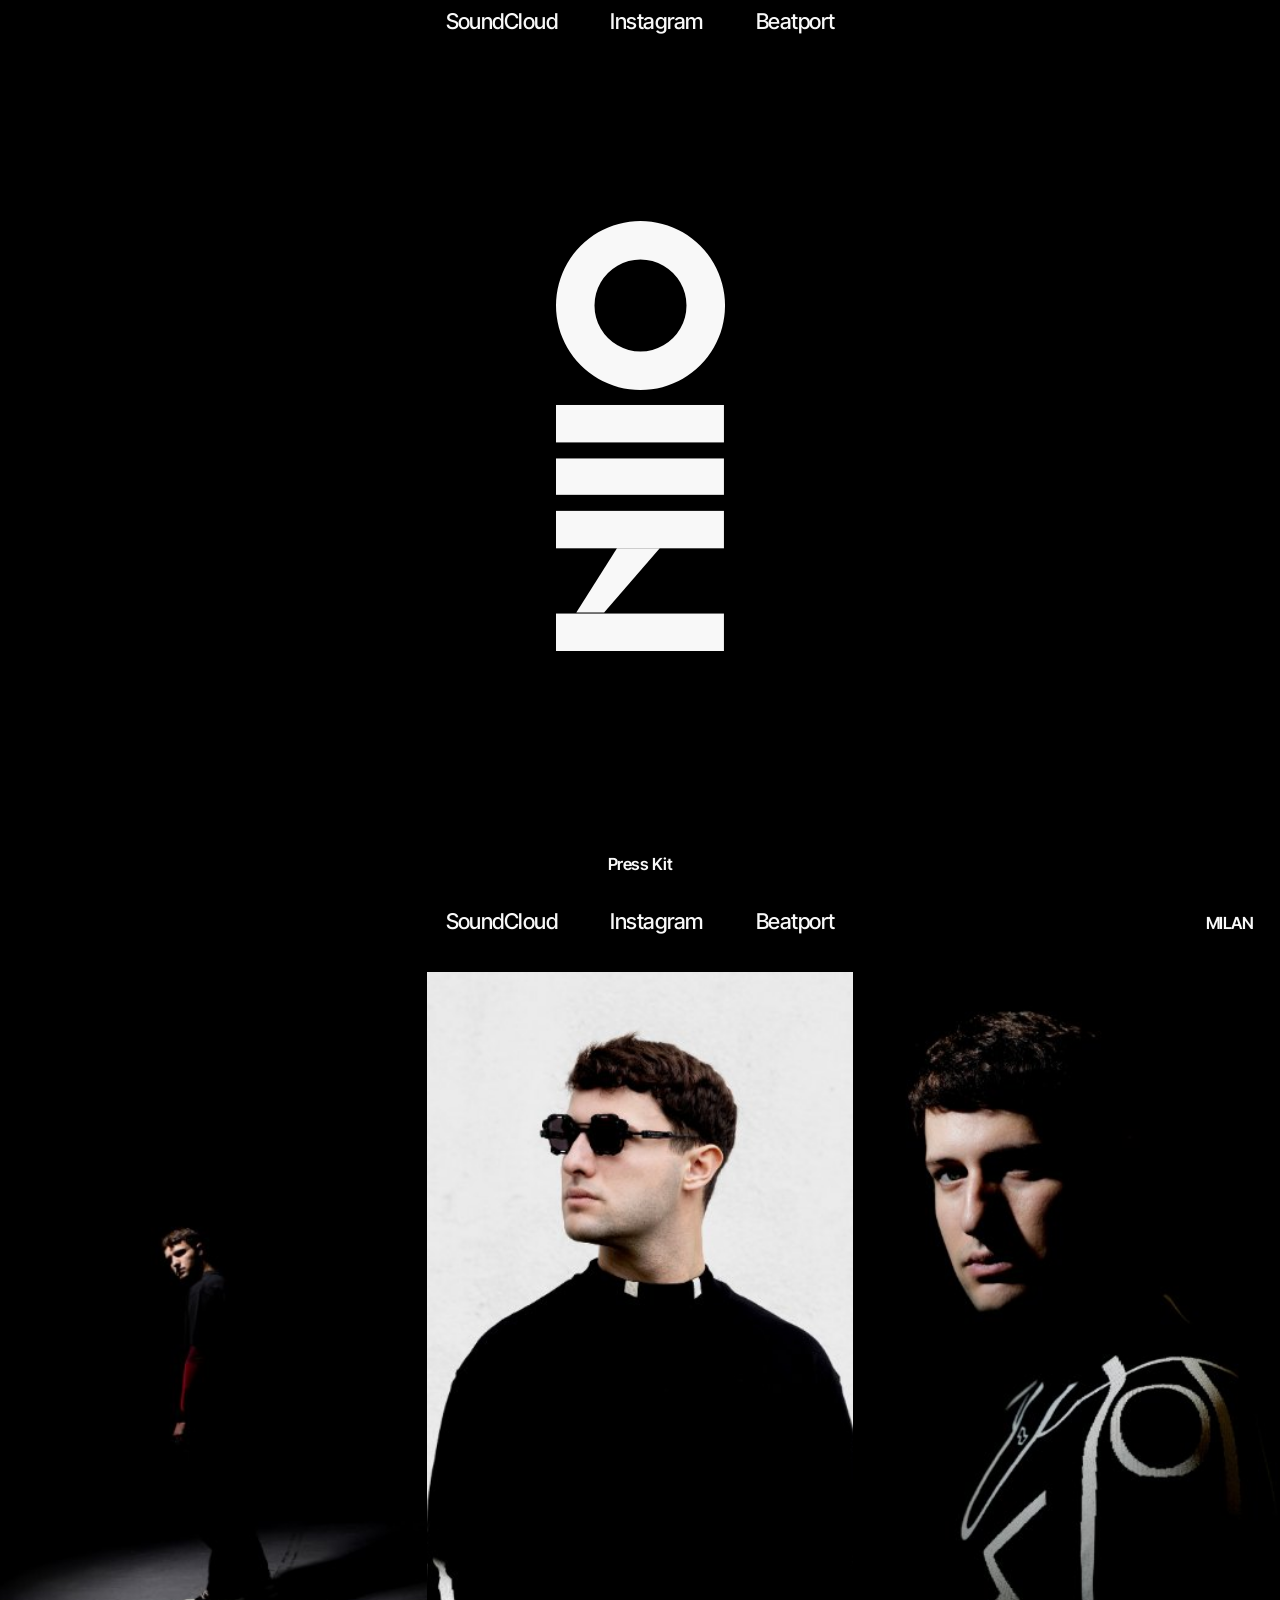
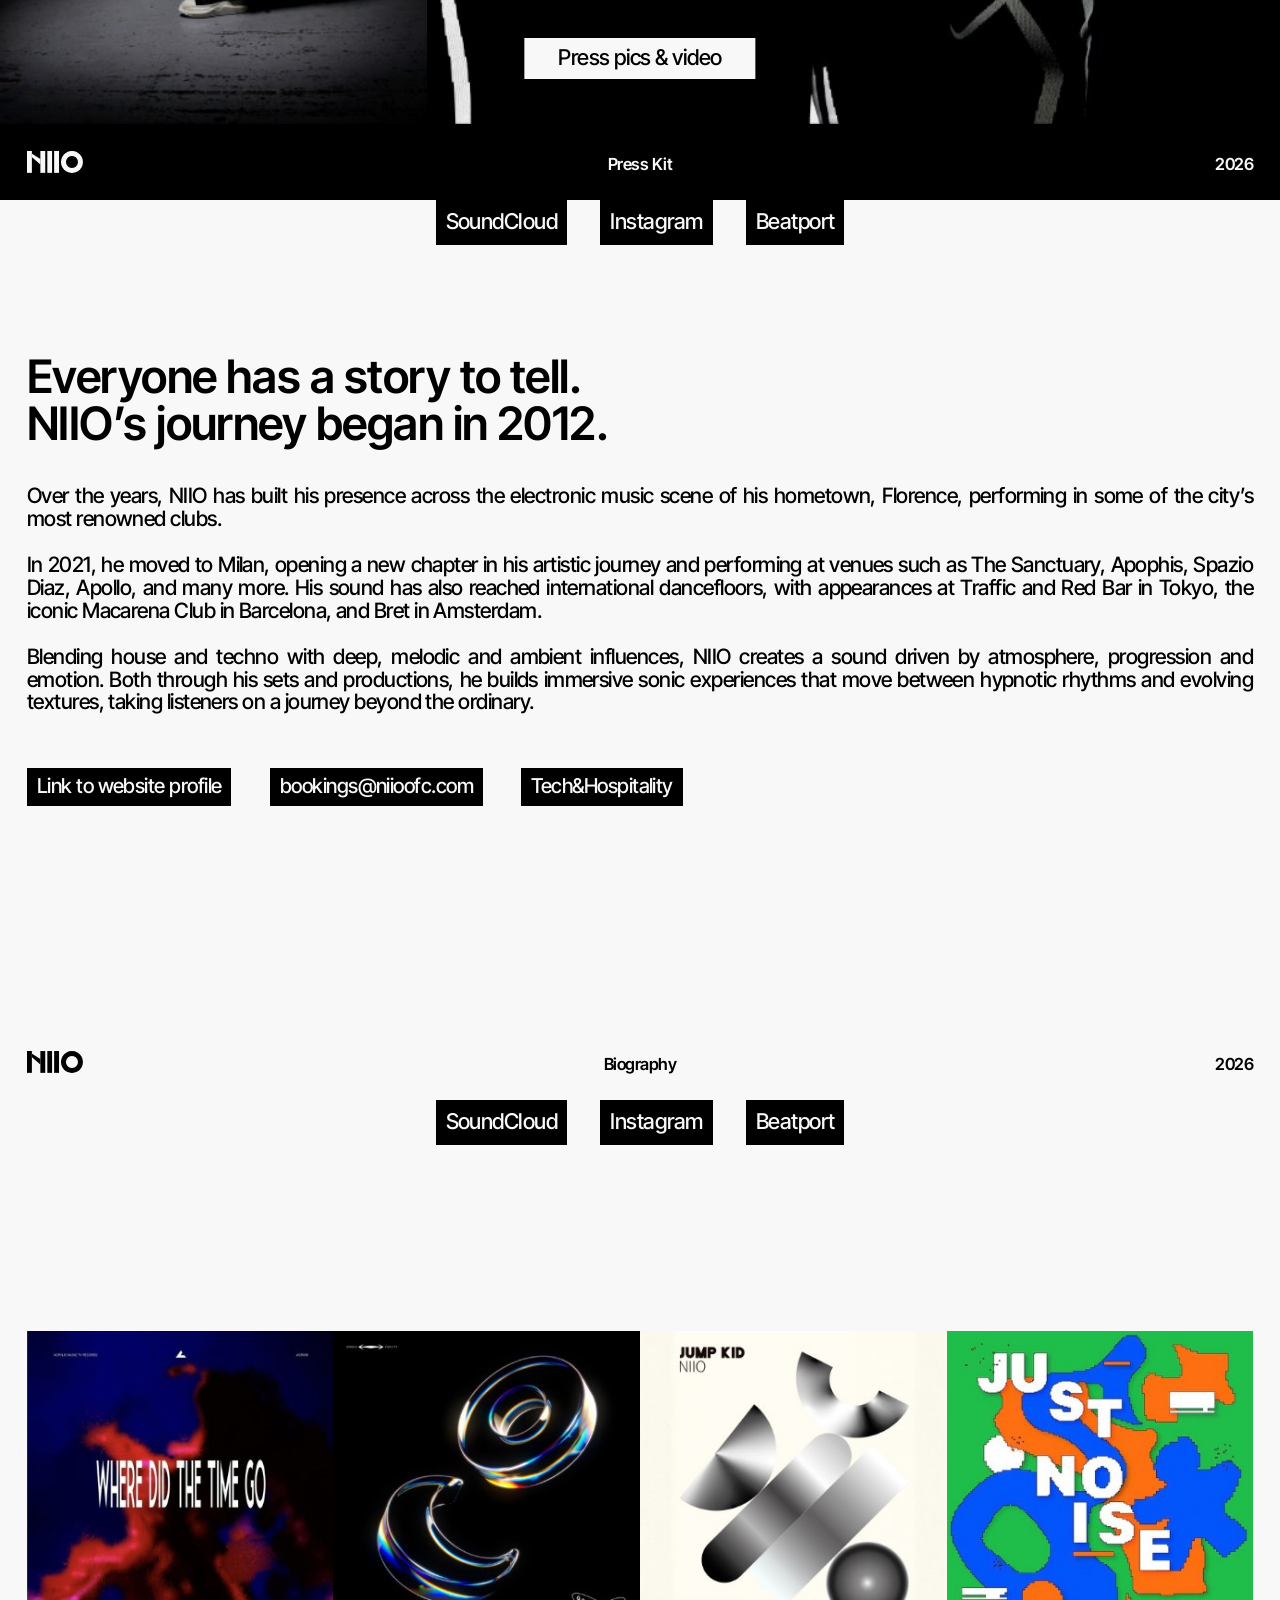
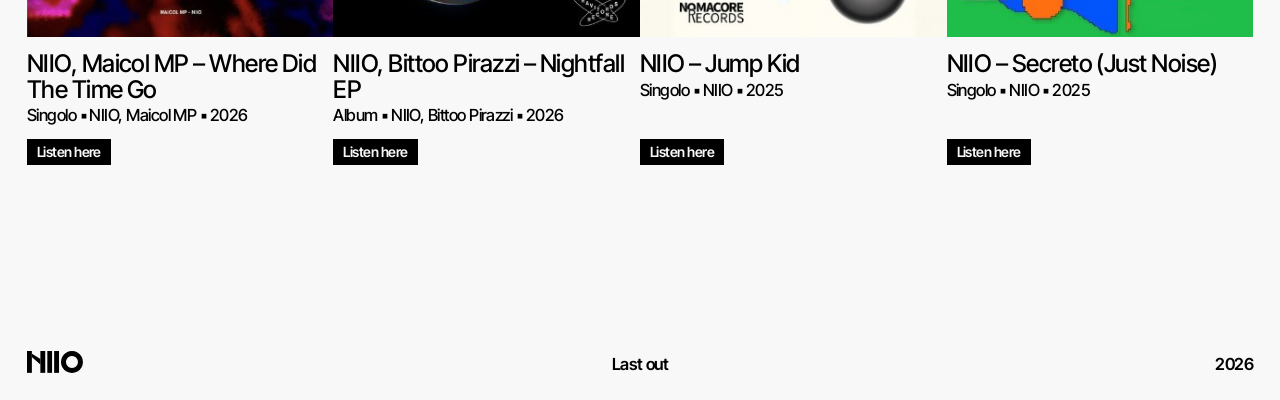
<file: NIIO – Press Kit.html>
<!DOCTYPE html>
<html lang="en">
<head>
<meta charset="utf-8">
<meta name="viewport" content="width=device-width, initial-scale=1, viewport-fit=cover">
<title>NIIO – Press Kit</title>
<meta name="description" content="NIIO, DJ and producer based in Milan. Press kit, biography and latest releases.">
<link rel="preconnect" href="https://fonts.googleapis.com">
<link rel="preconnect" href="https://fonts.gstatic.com" crossorigin>
<link href="https://fonts.googleapis.com/css2?family=Inter+Tight:wght@400;500;600&display=swap" rel="stylesheet">
<style>
:root{--ink:#000;--paper:#f8f8f8;--pad:clamp(16px,2.1vw,28px);color-scheme:dark}
*{box-sizing:border-box;margin:0}
html{background:var(--ink);scroll-behavior:smooth}
body{font:500 18px/1.1 "Inter Tight","Helvetica Neue",Helvetica,Arial,sans-serif;letter-spacing:-.03em;color:var(--paper);background:var(--ink);-webkit-font-smoothing:antialiased}
a{color:inherit;text-decoration:none}
a:focus-visible{outline:2px solid currentColor;outline-offset:3px}
.sr{position:absolute;width:1px;height:1px;overflow:hidden;clip:rect(0 0 0 0)}
.slide{min-height:100svh;display:grid;grid-template-rows:auto 1fr auto;position:relative;padding-top:env(safe-area-inset-top)}
.dark{background:var(--ink);color:var(--paper)}
.light{background:var(--paper);color:var(--ink)}
.nav{display:flex;justify-content:center;gap:clamp(8px,2.6vw,36px);padding:0 var(--pad);font-size:clamp(17px,1.7vw,22px);position:relative;z-index:2;flex-wrap:wrap}
.nav a{padding:10px 10px 11px}
.light .nav a{background:var(--ink);color:var(--paper)}
.city{position:absolute;right:var(--pad);top:14px;font-weight:600;font-size:clamp(14px,1.3vw,17px)}
.bar{display:grid;grid-template-columns:1fr auto 1fr;align-items:end;padding:var(--pad) var(--pad) calc(var(--pad) + env(safe-area-inset-bottom));font-weight:600;font-size:clamp(14px,1.3vw,17px)}
.bar svg{height:22px;width:auto;display:block;fill:currentColor}
.bar span:last-child{text-align:right}
.bar b{font-weight:600;text-align:center}
/* hero */
.hero{display:grid;place-items:center;padding:6vh var(--pad)}
.hero svg{height:min(52svh,60vw,430px);width:auto;fill:var(--paper)}
/* press */
.press{display:grid;grid-template-columns:1fr 1fr 1fr;gap:0;padding:var(--pad) 0 0;min-height:0;align-items:stretch}
.press figure{position:relative;overflow:hidden;background:#000}
.press img{display:block;width:100%;height:100%;object-fit:cover}
.press figure:nth-child(2){grid-column:2}
.tag{position:absolute;left:50%;bottom:6%;transform:translateX(-50%);background:var(--paper);color:var(--ink);padding:8px clamp(14px,3vw,34px) 9px;font-size:clamp(15px,1.7vw,22px);white-space:nowrap}
.tag:hover{background:var(--ink);color:var(--paper)}
/* bio */
.bio{padding:clamp(40px,12vh,120px) var(--pad) 0;max-width:1400px}
.bio h1{font-weight:600;font-size:clamp(30px,3.6vw,48px);line-height:1.02;margin-bottom:clamp(20px,3vw,40px)}
.bio p{font-size:clamp(17px,1.65vw,22px);line-height:1.08;margin-bottom:1.1em;text-align:justify;hyphens:auto;max-width:1330px}
.links{display:flex;flex-wrap:wrap;gap:clamp(10px,3vw,42px);margin-top:clamp(28px,6vh,70px)}
.links a{background:var(--ink);color:var(--paper);padding:7px 10px 8px;font-size:clamp(16px,1.6vw,21px)}
.links a:hover,.nav a:hover,.btn:hover{background:#2b2b2b}
/* releases */
.rel{display:grid;grid-template-columns:repeat(4,1fr);align-content:center;gap:0;padding:var(--pad) var(--pad) 0}
.rel article{display:flex;flex-direction:column;padding-right:0}
.rel img{width:100%;aspect-ratio:1;object-fit:cover;display:block}
.rel h2{font-weight:500;font-size:clamp(19px,1.9vw,26px);line-height:1.04;margin:14px 0 4px;padding-right:12px}
.rel p{font-size:clamp(14px,1.3vw,17px);line-height:1.15;padding-right:12px;margin-bottom:14px}
.btn{align-self:flex-start;margin-top:auto;background:var(--ink);color:var(--paper);font-size:14px;font-weight:600;padding:5px 10px 6px}
.rel article:last-child .btn,.rel article .btn{margin-bottom:0}
@media(max-width:900px){
 .rel{grid-template-columns:1fr 1fr;row-gap:28px;column-gap:0;padding-bottom:36px}
 .press{grid-template-columns:1fr 1fr}
 .press figure:nth-child(2){grid-column:1/-1;order:-1;aspect-ratio:3/3.6}
 .press figure{aspect-ratio:3/3.6}
}
@media(max-width:560px){
 .nav{justify-content:space-between;gap:0}
 .nav a{padding:10px 8px 11px}
 .city{top:auto;bottom:calc(var(--pad) + 28px)}
 .bio p{text-align:left;hyphens:none}
 .bar{grid-template-columns:auto 1fr auto;gap:12px}
 .bar svg{height:18px}
 .rel h2{margin-top:10px}
}
@media(prefers-reduced-motion:reduce){html{scroll-behavior:auto}}
</style>
</head>
<body>
<svg width="0" height="0" style="position:absolute" aria-hidden="true">
 <symbol id="o" viewBox="0 0 158 402"><path fill-rule="evenodd" d="M79 0a79 79 0 1 0 .01 0zM79 36a43 43 0 1 1-.01 0z"/><rect y="172" width="157" height="35"/><rect y="222" width="157" height="34"/><rect y="271" width="157" height="35"/><path d="M57 306h40L45 366H19z"/><rect y="367" width="157" height="35"/></symbol>
 <symbol id="h" viewBox="0 0 402 158"><use href="#o" width="158" height="402" transform="translate(402 0) rotate(90)"/></symbol>
</svg>

<header class="slide dark" id="top" aria-label="NIIO">
 <nav class="nav" aria-label="Social"><a href="https://soundcloud.com/niio_ofc">SoundCloud</a><a href="https://www.instagram.com/niio_ofc/">Instagram</a><a href="https://www.beatport.com/artist/niio/1104947">Beatport</a></nav>
 <h1 class="hero"><svg viewBox="0 0 158 402" role="img" aria-label="NIIO"><use href="#o"/></svg></h1>
 <div class="bar"><span></span><b>Press Kit</b><span></span></div>
</header>

<section class="slide dark" id="press" aria-label="Press pictures">
 <nav class="nav" aria-label="Social"><a href="https://soundcloud.com/niio_ofc">SoundCloud</a><a href="https://www.instagram.com/niio_ofc/">Instagram</a><a href="https://www.beatport.com/artist/niio/1104947">Beatport</a></nav><span class="city">MILAN</span>
 <div class="press">
  <figure><img src="[data-uri]" alt="NIIO standing in a beam of light on a dark floor" loading="lazy"></figure>
  <figure><img src="[data-uri]" alt="Portrait of NIIO in black sunglasses and a black top"><a class="tag" href="mailto:bookings@niioofc.com?subject=Press%20pics%20%26%20video">Press pics &amp; video</a></figure>
  <figure><img src="[data-uri]" alt="Close portrait of NIIO in low light" loading="lazy"></figure>
 </div>
 <div class="bar"><svg viewBox="0 0 402 158" aria-label="NIIO"><use href="#h"/></svg><b>Press Kit</b><span>2026</span></div>
</section>

<section class="slide light" id="bio" aria-label="Biography">
 <nav class="nav" aria-label="Social"><a href="https://soundcloud.com/niio_ofc">SoundCloud</a><a href="https://www.instagram.com/niio_ofc/">Instagram</a><a href="https://www.beatport.com/artist/niio/1104947">Beatport</a></nav>
 <div class="bio">
  <h1>Everyone has a story to tell.<br>NIIO’s journey began in 2012.</h1>
  <p>Over the years, NIIO has built his presence across the electronic music scene of his hometown, Florence, performing in some of the city’s most renowned clubs.</p>
  <p>In 2021, he moved to Milan, opening a new chapter in his artistic journey and performing at venues such as The Sanctuary, Apophis, Spazio Diaz, Apollo, and many more. His sound has also reached international dancefloors, with appearances at Traffic and Red Bar in Tokyo, the iconic Macarena Club in Barcelona, and Bret in Amsterdam.</p>
  <p>Blending house and techno with deep, melodic and ambient influences, NIIO creates a sound driven by atmosphere, progression and emotion. Both through his sets and productions, he builds immersive sonic experiences that move between hypnotic rhythms and evolving textures, taking listeners on a journey beyond the ordinary.</p>
  <div class="links"><a href="https://niio.komi.io/">Link to website profile</a><a href="mailto:bookings@niioofc.com">bookings@niioofc.com</a><a href="mailto:bookings@niioofc.com?subject=Tech%20%26%20Hospitality%20rider">Tech&amp;Hospitality</a></div>
 </div>
 <div class="bar"><svg viewBox="0 0 402 158" aria-label="NIIO"><use href="#h"/></svg><b>Biography</b><span>2026</span></div>
</section>

<section class="slide light" id="music" aria-label="Last out">
 <nav class="nav" aria-label="Social"><a href="https://soundcloud.com/niio_ofc">SoundCloud</a><a href="https://www.instagram.com/niio_ofc/">Instagram</a><a href="https://www.beatport.com/artist/niio/1104947">Beatport</a></nav>
 <div class="rel">
  <article><img src="[data-uri]" alt="Cover of Where Did The Time Go" loading="lazy"><h2>NIIO, Maicol MP – Where Did The Time Go</h2><p>Singolo ▪ NIIO, Maicol MP ▪ 2026</p><a class="btn" href="https://open.spotify.com/intl-it/album/2qtiJXLFNe78RvoyscRZkt">Listen here</a></article>
  <article><img src="[data-uri]" alt="Cover of Nightfall EP" loading="lazy"><h2>NIIO, Bittoo Pirazzi – Nightfall EP</h2><p>Album ▪ NIIO, Bittoo Pirazzi ▪ 2026</p><a class="btn" href="https://open.spotify.com/intl-it/album/3xU6fyWyx832QkBd3k9gdb">Listen here</a></article>
  <article><img src="[data-uri]" alt="Cover of Jump Kid" loading="lazy"><h2>NIIO – Jump Kid</h2><p>Singolo ▪ NIIO ▪ 2025</p><a class="btn" href="https://open.spotify.com/intl-it/album/2z9n2zC3SeAxWqJZhe240W">Listen here</a></article>
  <article><img src="[data-uri]" alt="Cover of Secreto (Just Noise)" loading="lazy"><h2>NIIO – Secreto (Just Noise)</h2><p>Singolo ▪ NIIO ▪ 2025</p><a class="btn" href="https://open.spotify.com/intl-it/track/0bt0dMGTD4LkjmhNQb3o5L">Listen here</a></article>
 </div>
 <div class="bar"><svg viewBox="0 0 402 158" aria-label="NIIO"><use href="#h"/></svg><b>Last out</b><span>2026</span></div>
</section>
</body>
</html>
</file>
